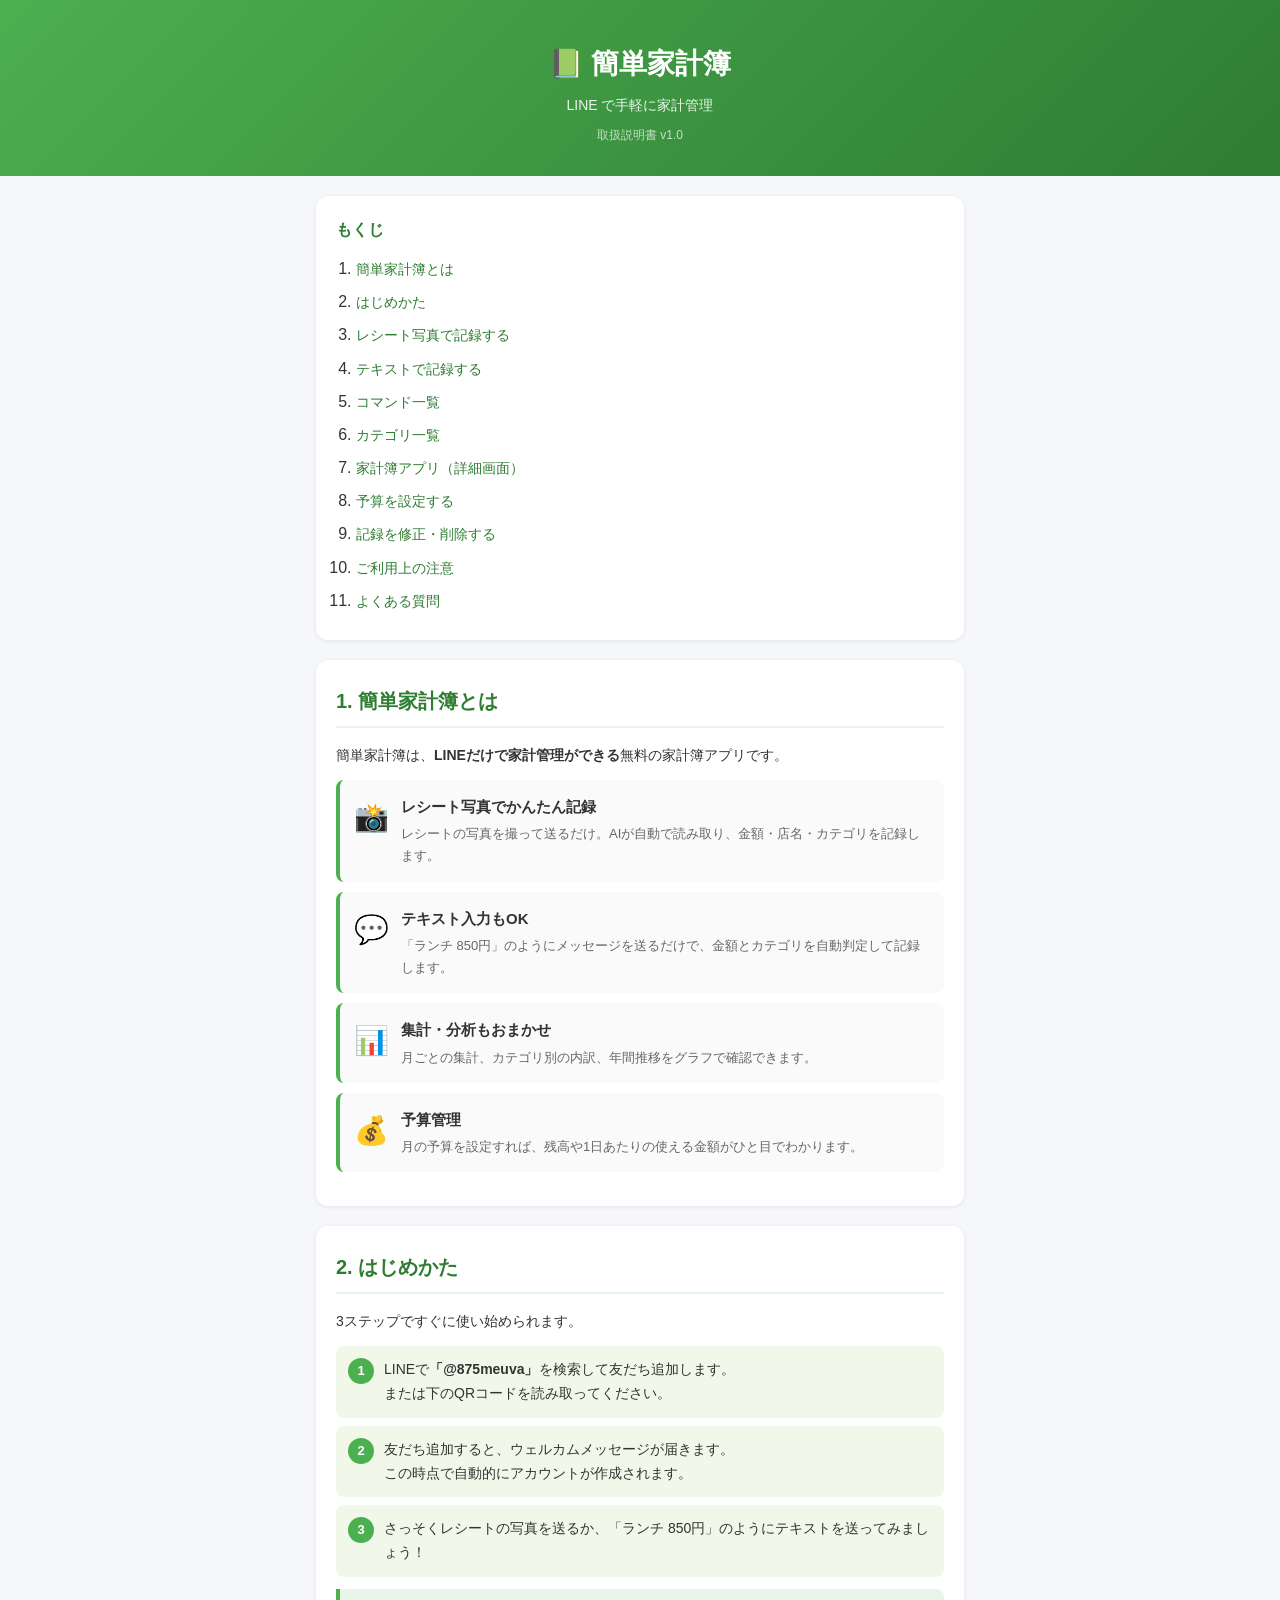
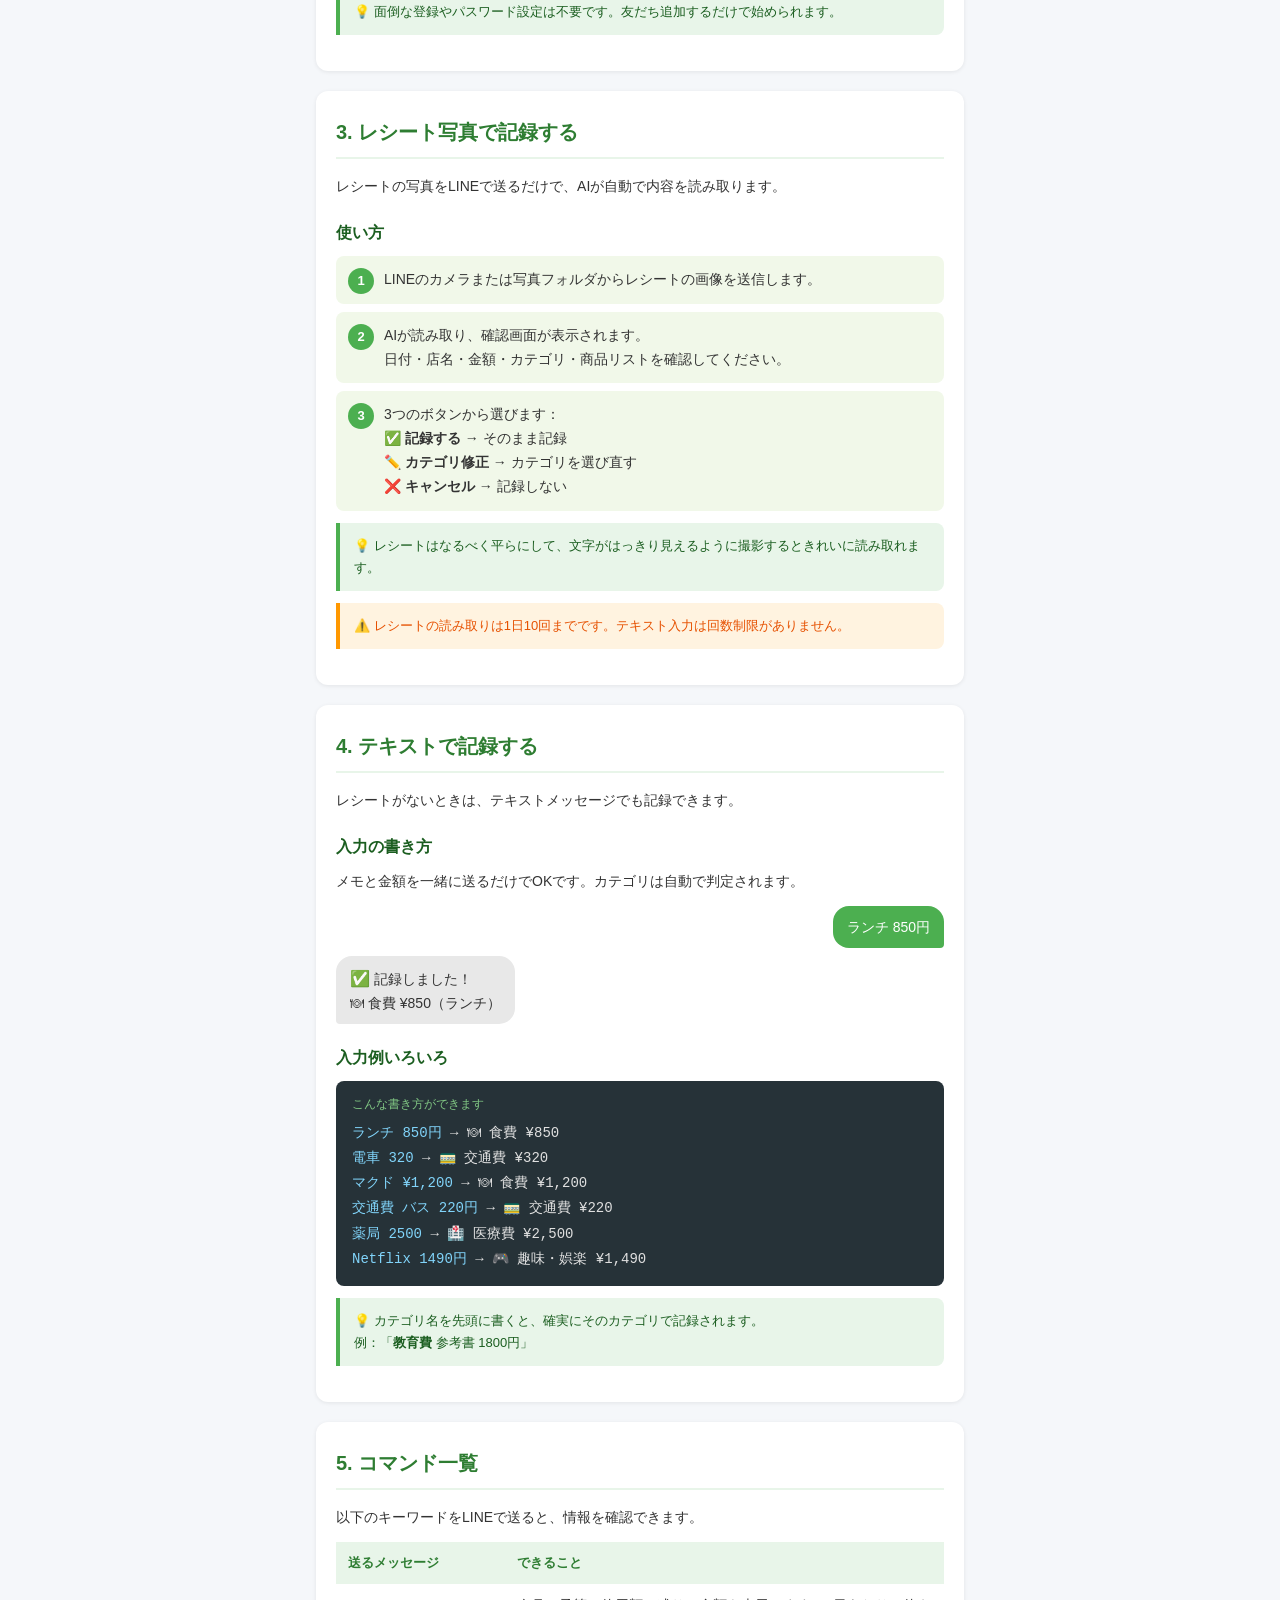
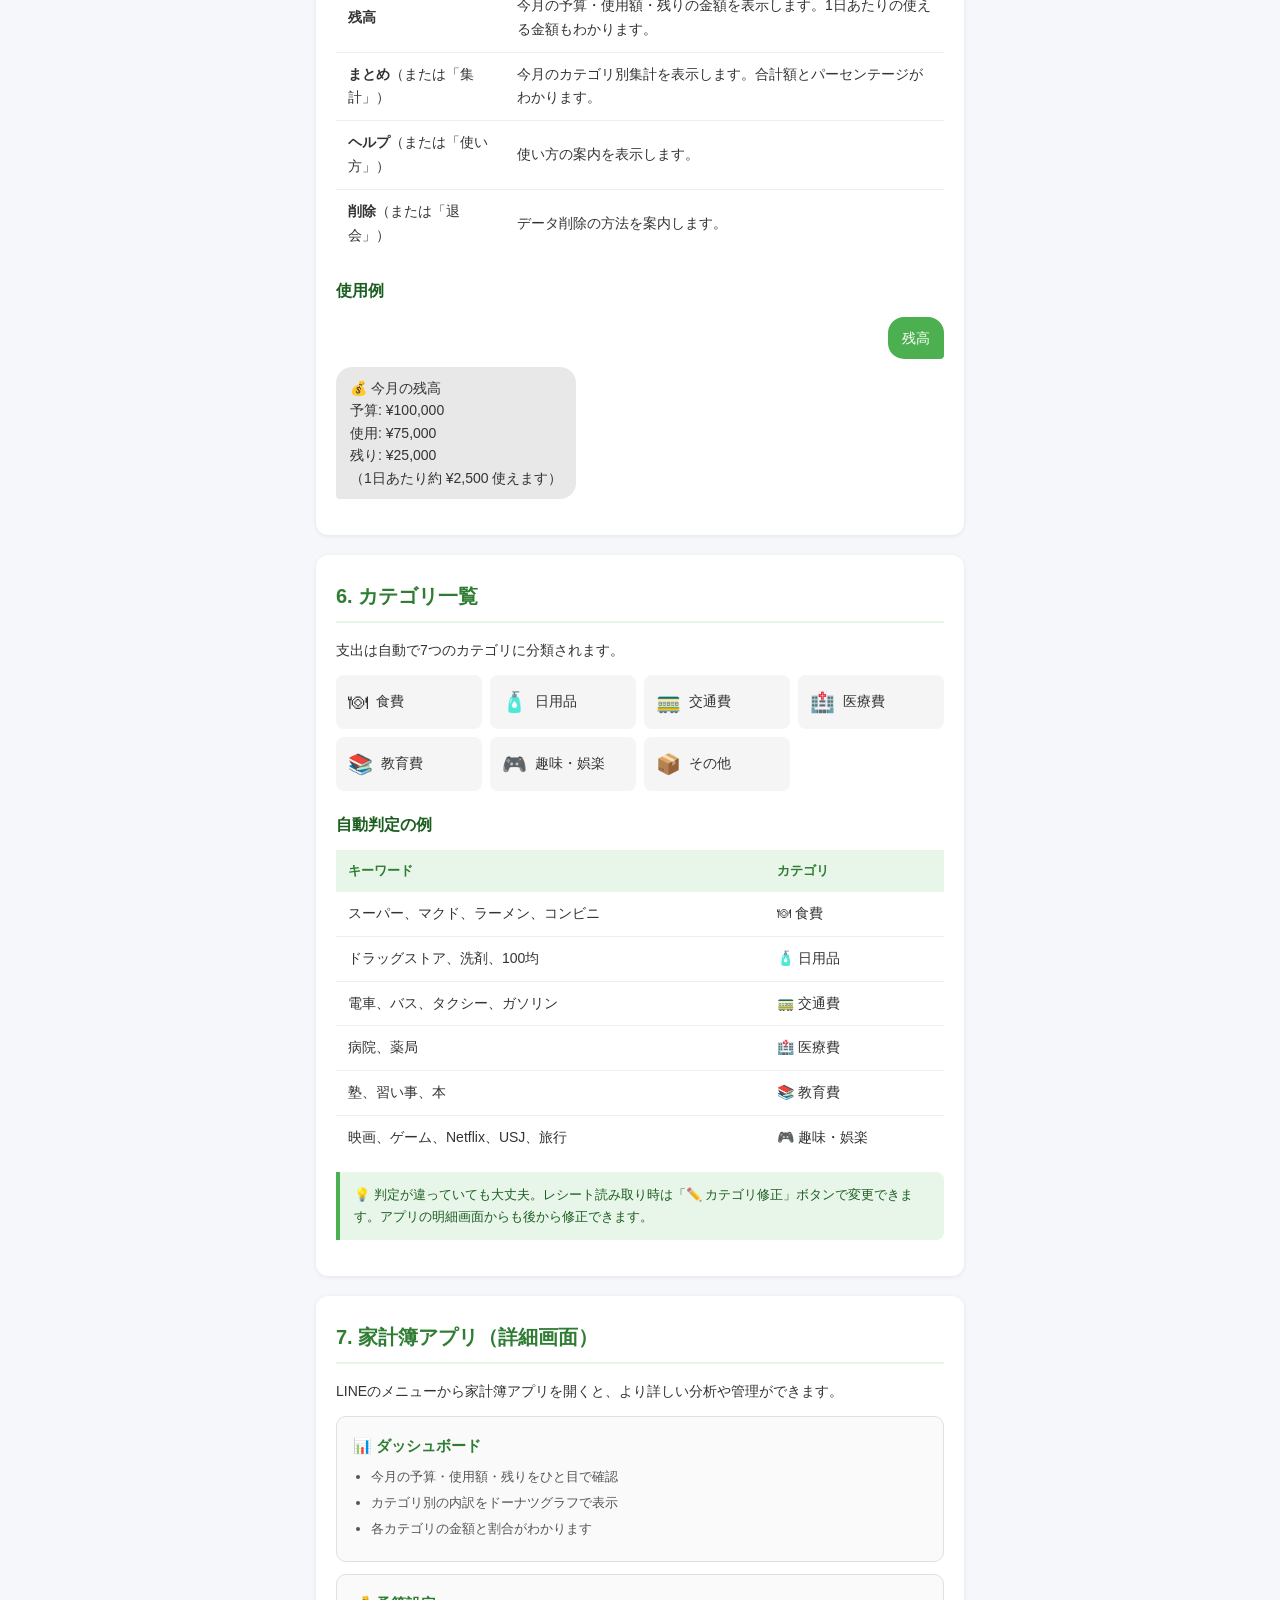
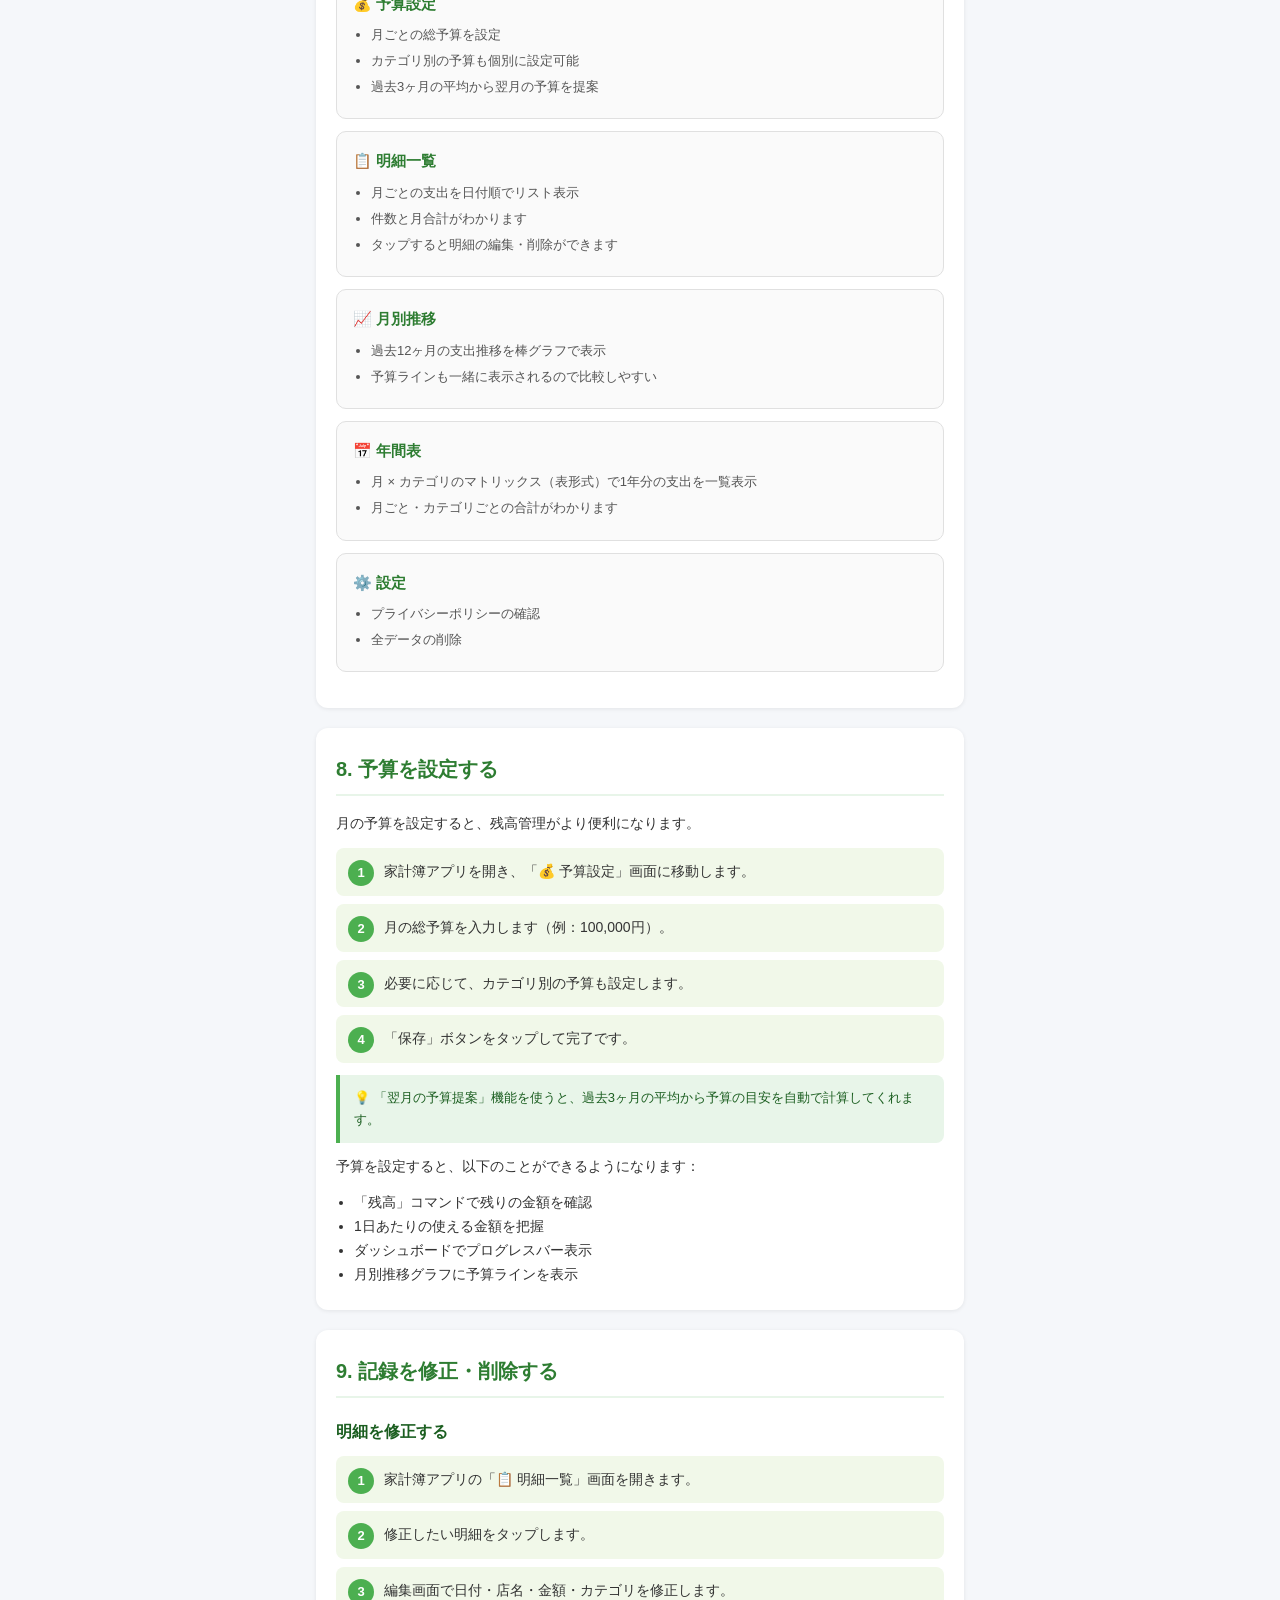
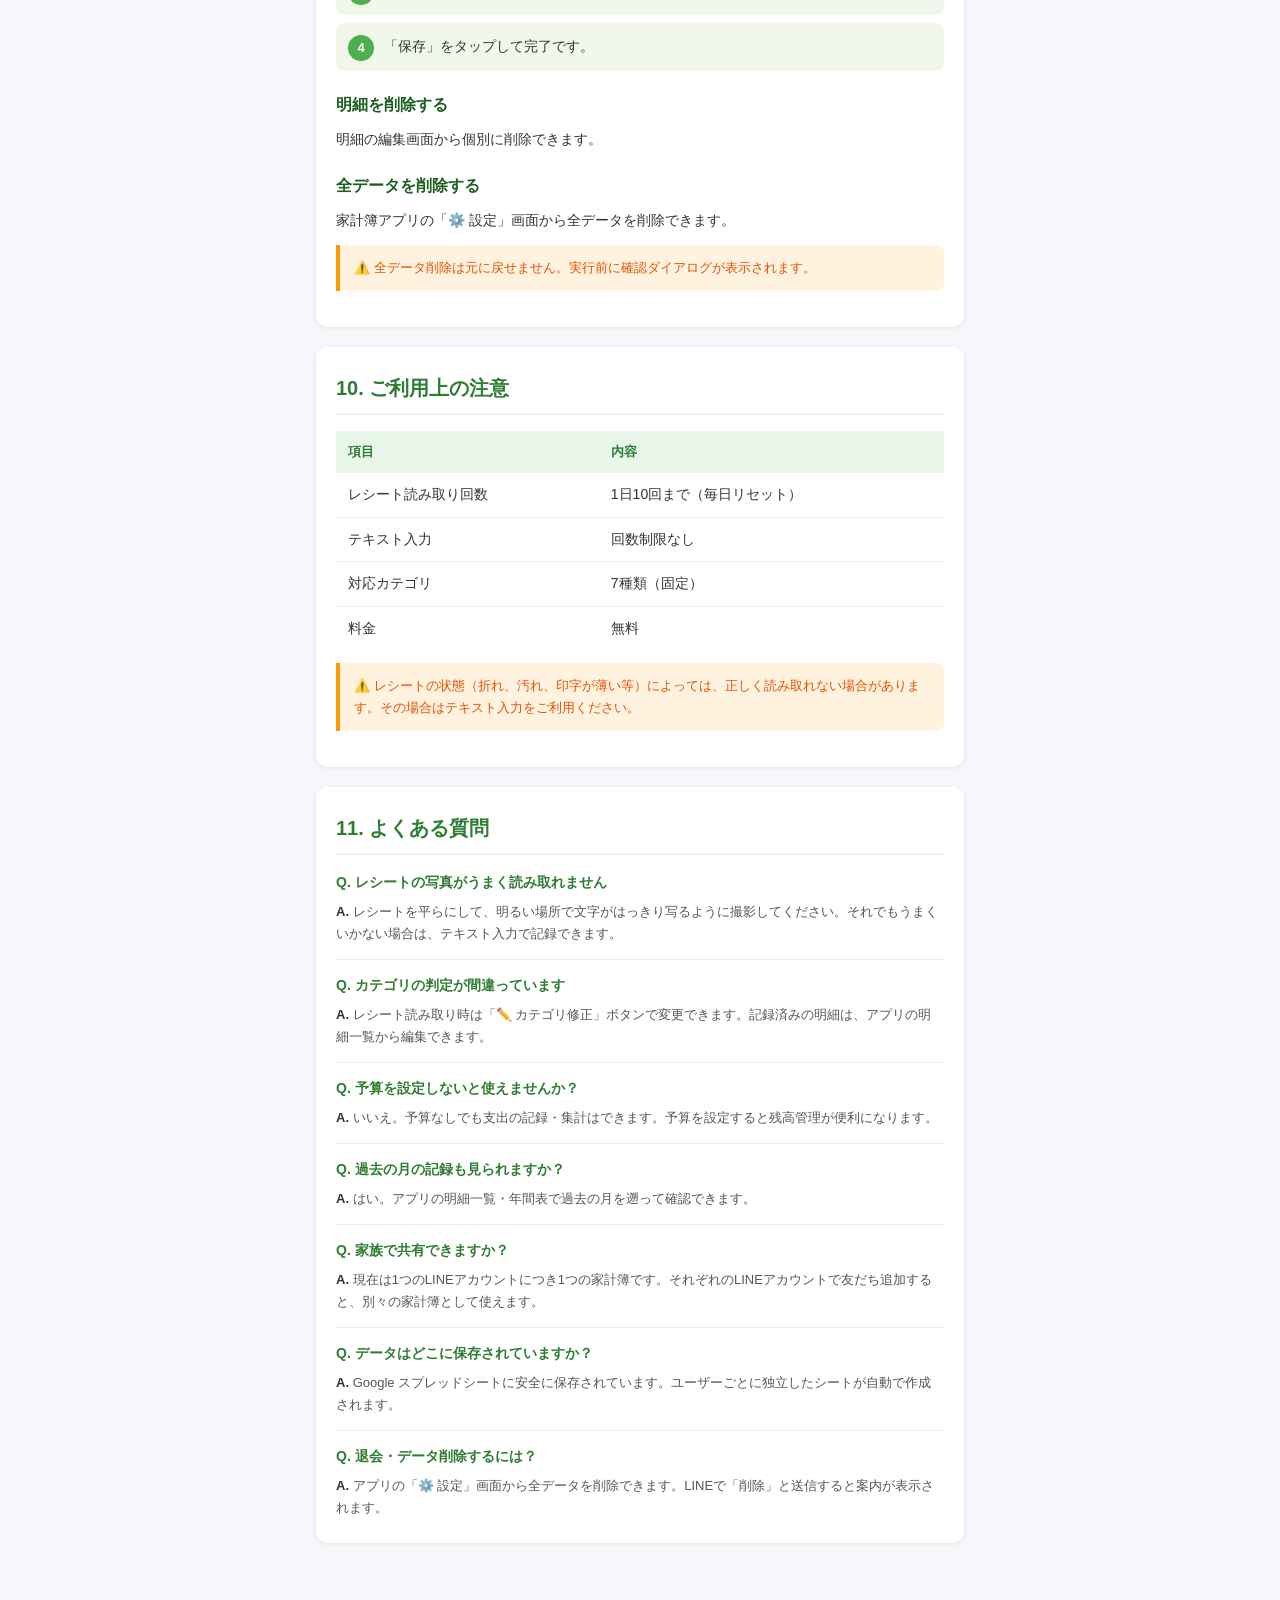
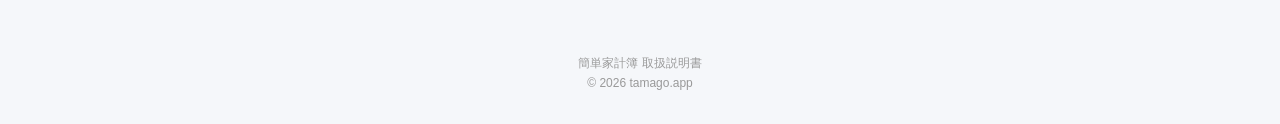
<file: manual.html>
<!DOCTYPE html>
<html lang="ja">
<head>
<meta charset="UTF-8">
<meta name="viewport" content="width=device-width, initial-scale=1.0">
<title>簡単家計簿 - 取扱説明書</title>
<style>
  * { margin: 0; padding: 0; box-sizing: border-box; }
  body {
    font-family: -apple-system, BlinkMacSystemFont, 'Hiragino Sans', 'Hiragino Kaku Gothic ProN', Meiryo, sans-serif;
    background: #f5f7fa;
    color: #333;
    line-height: 1.7;
    -webkit-text-size-adjust: 100%;
  }

  /* ヘッダー */
  .header {
    background: linear-gradient(135deg, #4CAF50, #2E7D32);
    color: #fff;
    padding: 40px 20px 30px;
    text-align: center;
  }
  .header h1 { font-size: 28px; margin-bottom: 6px; }
  .header p { font-size: 14px; opacity: 0.9; }
  .header .version { font-size: 12px; opacity: 0.7; margin-top: 8px; }

  /* コンテナ */
  .container { max-width: 680px; margin: 0 auto; padding: 0 16px 60px; }

  /* 目次 */
  .toc {
    background: #fff;
    border-radius: 12px;
    margin: 20px 0;
    padding: 20px;
    box-shadow: 0 1px 4px rgba(0,0,0,0.08);
  }
  .toc h2 { font-size: 16px; margin-bottom: 12px; color: #2E7D32; }
  .toc ol { padding-left: 20px; }
  .toc li { margin-bottom: 6px; }
  .toc a { color: #2E7D32; text-decoration: none; font-size: 14px; }
  .toc a:hover { text-decoration: underline; }

  /* セクション */
  .section {
    background: #fff;
    border-radius: 12px;
    margin: 20px 0;
    padding: 24px 20px;
    box-shadow: 0 1px 4px rgba(0,0,0,0.08);
  }
  .section h2 {
    font-size: 20px;
    color: #2E7D32;
    margin-bottom: 16px;
    padding-bottom: 8px;
    border-bottom: 2px solid #E8F5E9;
  }
  .section h3 {
    font-size: 16px;
    color: #1B5E20;
    margin: 20px 0 10px;
  }
  .section p { font-size: 14px; margin-bottom: 12px; }

  /* ステップ */
  .steps { list-style: none; padding: 0; }
  .steps li {
    position: relative;
    padding: 12px 12px 12px 48px;
    margin-bottom: 8px;
    background: #F1F8E9;
    border-radius: 8px;
    font-size: 14px;
  }
  .steps li::before {
    content: attr(data-step);
    position: absolute;
    left: 12px;
    top: 12px;
    width: 26px;
    height: 26px;
    background: #4CAF50;
    color: #fff;
    border-radius: 50%;
    display: flex;
    align-items: center;
    justify-content: center;
    font-size: 13px;
    font-weight: bold;
  }

  /* 機能カード */
  .feature-card {
    display: flex;
    align-items: flex-start;
    gap: 12px;
    padding: 14px;
    margin-bottom: 10px;
    background: #FAFAFA;
    border-radius: 8px;
    border-left: 4px solid #4CAF50;
  }
  .feature-card .icon { font-size: 28px; flex-shrink: 0; }
  .feature-card .text h4 { font-size: 15px; margin-bottom: 4px; }
  .feature-card .text p { font-size: 13px; color: #666; margin: 0; }

  /* コマンド表 */
  .cmd-table { width: 100%; border-collapse: collapse; margin: 12px 0; font-size: 14px; }
  .cmd-table th {
    background: #E8F5E9;
    padding: 10px 12px;
    text-align: left;
    font-size: 13px;
    color: #2E7D32;
  }
  .cmd-table td { padding: 10px 12px; border-bottom: 1px solid #eee; }
  .cmd-table tr:last-child td { border-bottom: none; }

  /* 入力例 */
  .example {
    background: #263238;
    color: #E0E0E0;
    padding: 14px 16px;
    border-radius: 8px;
    font-size: 14px;
    margin: 10px 0;
    font-family: 'SF Mono', 'Menlo', monospace;
    line-height: 1.8;
  }
  .example .label {
    color: #81C784;
    font-size: 12px;
    display: block;
    margin-bottom: 4px;
  }
  .example .you { color: #81D4FA; }
  .example .bot { color: #FFF59D; }

  /* 吹き出し風 */
  .chat-demo {
    margin: 12px 0;
    display: flex;
    flex-direction: column;
    gap: 8px;
  }
  .chat-demo .msg {
    max-width: 80%;
    padding: 10px 14px;
    border-radius: 16px;
    font-size: 14px;
    line-height: 1.6;
  }
  .chat-demo .msg.user {
    align-self: flex-end;
    background: #4CAF50;
    color: #fff;
    border-bottom-right-radius: 4px;
  }
  .chat-demo .msg.bot {
    align-self: flex-start;
    background: #E8E8E8;
    color: #333;
    border-bottom-left-radius: 4px;
  }
  .chat-demo .msg.bot .emoji { font-size: 16px; }

  /* カテゴリ一覧 */
  .category-grid {
    display: grid;
    grid-template-columns: repeat(auto-fill, minmax(140px, 1fr));
    gap: 8px;
    margin: 12px 0;
  }
  .category-item {
    display: flex;
    align-items: center;
    gap: 8px;
    padding: 10px 12px;
    background: #F5F5F5;
    border-radius: 8px;
    font-size: 14px;
  }
  .category-item .emoji { font-size: 20px; }

  /* LIFF画面説明 */
  .screen-card {
    padding: 16px;
    margin-bottom: 12px;
    background: #FAFAFA;
    border-radius: 10px;
    border: 1px solid #E0E0E0;
  }
  .screen-card h4 {
    font-size: 15px;
    color: #2E7D32;
    margin-bottom: 8px;
    display: flex;
    align-items: center;
    gap: 6px;
  }
  .screen-card ul {
    padding-left: 18px;
    font-size: 13px;
    color: #555;
  }
  .screen-card li { margin-bottom: 4px; }

  /* 注意書き */
  .note {
    background: #FFF3E0;
    border-left: 4px solid #FF9800;
    padding: 12px 14px;
    border-radius: 0 8px 8px 0;
    font-size: 13px;
    margin: 12px 0;
    color: #E65100;
  }
  .note::before { content: '⚠️ '; }

  .tip {
    background: #E8F5E9;
    border-left: 4px solid #4CAF50;
    padding: 12px 14px;
    border-radius: 0 8px 8px 0;
    font-size: 13px;
    margin: 12px 0;
    color: #1B5E20;
  }
  .tip::before { content: '💡 '; }

  /* FAQ */
  .faq-item {
    margin-bottom: 14px;
    padding-bottom: 14px;
    border-bottom: 1px solid #eee;
  }
  .faq-item:last-child { border-bottom: none; padding-bottom: 0; margin-bottom: 0; }
  .faq-item .q {
    font-weight: bold;
    font-size: 14px;
    color: #2E7D32;
    margin-bottom: 6px;
  }
  .faq-item .q::before { content: 'Q. '; }
  .faq-item .a { font-size: 13px; color: #555; }
  .faq-item .a::before { content: 'A. '; font-weight: bold; color: #333; }

  /* フッター */
  .footer {
    text-align: center;
    padding: 30px 20px;
    font-size: 12px;
    color: #999;
  }

  /* レスポンシブ */
  @media (max-width: 480px) {
    .header h1 { font-size: 24px; }
    .section { padding: 18px 16px; }
    .category-grid { grid-template-columns: repeat(2, 1fr); }
  }
</style>
</head>
<body>

<!-- ヘッダー -->
<div class="header">
  <h1>📗 簡単家計簿</h1>
  <p>LINE で手軽に家計管理</p>
  <div class="version">取扱説明書 v1.0</div>
</div>

<div class="container">

  <!-- 目次 -->
  <nav class="toc">
    <h2>もくじ</h2>
    <ol>
      <li><a href="#about">簡単家計簿とは</a></li>
      <li><a href="#start">はじめかた</a></li>
      <li><a href="#receipt">レシート写真で記録する</a></li>
      <li><a href="#text">テキストで記録する</a></li>
      <li><a href="#commands">コマンド一覧</a></li>
      <li><a href="#categories">カテゴリ一覧</a></li>
      <li><a href="#liff">家計簿アプリ（詳細画面）</a></li>
      <li><a href="#budget">予算を設定する</a></li>
      <li><a href="#edit">記録を修正・削除する</a></li>
      <li><a href="#limits">ご利用上の注意</a></li>
      <li><a href="#faq">よくある質問</a></li>
    </ol>
  </nav>

  <!-- 1. 簡単家計簿とは -->
  <section class="section" id="about">
    <h2>1. 簡単家計簿とは</h2>
    <p>簡単家計簿は、<strong>LINEだけで家計管理ができる</strong>無料の家計簿アプリです。</p>

    <div class="feature-card">
      <div class="icon">📸</div>
      <div class="text">
        <h4>レシート写真でかんたん記録</h4>
        <p>レシートの写真を撮って送るだけ。AIが自動で読み取り、金額・店名・カテゴリを記録します。</p>
      </div>
    </div>

    <div class="feature-card">
      <div class="icon">💬</div>
      <div class="text">
        <h4>テキスト入力もOK</h4>
        <p>「ランチ 850円」のようにメッセージを送るだけで、金額とカテゴリを自動判定して記録します。</p>
      </div>
    </div>

    <div class="feature-card">
      <div class="icon">📊</div>
      <div class="text">
        <h4>集計・分析もおまかせ</h4>
        <p>月ごとの集計、カテゴリ別の内訳、年間推移をグラフで確認できます。</p>
      </div>
    </div>

    <div class="feature-card">
      <div class="icon">💰</div>
      <div class="text">
        <h4>予算管理</h4>
        <p>月の予算を設定すれば、残高や1日あたりの使える金額がひと目でわかります。</p>
      </div>
    </div>
  </section>

  <!-- 2. はじめかた -->
  <section class="section" id="start">
    <h2>2. はじめかた</h2>
    <p>3ステップですぐに使い始められます。</p>

    <ul class="steps">
      <li data-step="1">
        LINEで<strong>「@875meuva」</strong>を検索して友だち追加します。<br>
        または下のQRコードを読み取ってください。
      </li>
      <li data-step="2">
        友だち追加すると、ウェルカムメッセージが届きます。<br>
        この時点で自動的にアカウントが作成されます。
      </li>
      <li data-step="3">
        さっそくレシートの写真を送るか、「ランチ 850円」のようにテキストを送ってみましょう！
      </li>
    </ul>

    <div class="tip">面倒な登録やパスワード設定は不要です。友だち追加するだけで始められます。</div>
  </section>

  <!-- 3. レシート写真で記録する -->
  <section class="section" id="receipt">
    <h2>3. レシート写真で記録する</h2>
    <p>レシートの写真をLINEで送るだけで、AIが自動で内容を読み取ります。</p>

    <h3>使い方</h3>
    <ul class="steps">
      <li data-step="1">LINEのカメラまたは写真フォルダからレシートの画像を送信します。</li>
      <li data-step="2">AIが読み取り、確認画面が表示されます。<br>日付・店名・金額・カテゴリ・商品リストを確認してください。</li>
      <li data-step="3">
        3つのボタンから選びます：<br>
        <strong>✅ 記録する</strong> → そのまま記録<br>
        <strong>✏️ カテゴリ修正</strong> → カテゴリを選び直す<br>
        <strong>❌ キャンセル</strong> → 記録しない
      </li>
    </ul>

    <div class="tip">レシートはなるべく平らにして、文字がはっきり見えるように撮影するときれいに読み取れます。</div>

    <div class="note">レシートの読み取りは1日10回までです。テキスト入力は回数制限がありません。</div>
  </section>

  <!-- 4. テキストで記録する -->
  <section class="section" id="text">
    <h2>4. テキストで記録する</h2>
    <p>レシートがないときは、テキストメッセージでも記録できます。</p>

    <h3>入力の書き方</h3>
    <p>メモと金額を一緒に送るだけでOKです。カテゴリは自動で判定されます。</p>

    <div class="chat-demo">
      <div class="msg user">ランチ 850円</div>
      <div class="msg bot">
        <span class="emoji">✅</span> 記録しました！<br>
        🍽 食費 ¥850（ランチ）
      </div>
    </div>

    <h3>入力例いろいろ</h3>
    <div class="example">
      <span class="label">こんな書き方ができます</span>
      <span class="you">ランチ 850円</span> → 🍽 食費 ¥850<br>
      <span class="you">電車 320</span> → 🚃 交通費 ¥320<br>
      <span class="you">マクド ¥1,200</span> → 🍽 食費 ¥1,200<br>
      <span class="you">交通費 バス 220円</span> → 🚃 交通費 ¥220<br>
      <span class="you">薬局 2500</span> → 🏥 医療費 ¥2,500<br>
      <span class="you">Netflix 1490円</span> → 🎮 趣味・娯楽 ¥1,490
    </div>

    <div class="tip">カテゴリ名を先頭に書くと、確実にそのカテゴリで記録されます。<br>例：「<strong>教育費</strong> 参考書 1800円」</div>
  </section>

  <!-- 5. コマンド一覧 -->
  <section class="section" id="commands">
    <h2>5. コマンド一覧</h2>
    <p>以下のキーワードをLINEで送ると、情報を確認できます。</p>

    <table class="cmd-table">
      <tr>
        <th>送るメッセージ</th>
        <th>できること</th>
      </tr>
      <tr>
        <td><strong>残高</strong></td>
        <td>今月の予算・使用額・残りの金額を表示します。1日あたりの使える金額もわかります。</td>
      </tr>
      <tr>
        <td><strong>まとめ</strong>（または「集計」）</td>
        <td>今月のカテゴリ別集計を表示します。合計額とパーセンテージがわかります。</td>
      </tr>
      <tr>
        <td><strong>ヘルプ</strong>（または「使い方」）</td>
        <td>使い方の案内を表示します。</td>
      </tr>
      <tr>
        <td><strong>削除</strong>（または「退会」）</td>
        <td>データ削除の方法を案内します。</td>
      </tr>
    </table>

    <h3>使用例</h3>
    <div class="chat-demo">
      <div class="msg user">残高</div>
      <div class="msg bot">
        💰 今月の残高<br>
        予算: ¥100,000<br>
        使用: ¥75,000<br>
        残り: ¥25,000<br>
        （1日あたり約 ¥2,500 使えます）
      </div>
    </div>
  </section>

  <!-- 6. カテゴリ一覧 -->
  <section class="section" id="categories">
    <h2>6. カテゴリ一覧</h2>
    <p>支出は自動で7つのカテゴリに分類されます。</p>

    <div class="category-grid">
      <div class="category-item"><span class="emoji">🍽</span> 食費</div>
      <div class="category-item"><span class="emoji">🧴</span> 日用品</div>
      <div class="category-item"><span class="emoji">🚃</span> 交通費</div>
      <div class="category-item"><span class="emoji">🏥</span> 医療費</div>
      <div class="category-item"><span class="emoji">📚</span> 教育費</div>
      <div class="category-item"><span class="emoji">🎮</span> 趣味・娯楽</div>
      <div class="category-item"><span class="emoji">📦</span> その他</div>
    </div>

    <h3>自動判定の例</h3>
    <table class="cmd-table">
      <tr><th>キーワード</th><th>カテゴリ</th></tr>
      <tr><td>スーパー、マクド、ラーメン、コンビニ</td><td>🍽 食費</td></tr>
      <tr><td>ドラッグストア、洗剤、100均</td><td>🧴 日用品</td></tr>
      <tr><td>電車、バス、タクシー、ガソリン</td><td>🚃 交通費</td></tr>
      <tr><td>病院、薬局</td><td>🏥 医療費</td></tr>
      <tr><td>塾、習い事、本</td><td>📚 教育費</td></tr>
      <tr><td>映画、ゲーム、Netflix、USJ、旅行</td><td>🎮 趣味・娯楽</td></tr>
    </table>

    <div class="tip">判定が違っていても大丈夫。レシート読み取り時は「✏️ カテゴリ修正」ボタンで変更できます。アプリの明細画面からも後から修正できます。</div>
  </section>

  <!-- 7. 家計簿アプリ（LIFF詳細画面） -->
  <section class="section" id="liff">
    <h2>7. 家計簿アプリ（詳細画面）</h2>
    <p>LINEのメニューから家計簿アプリを開くと、より詳しい分析や管理ができます。</p>

    <div class="screen-card">
      <h4>📊 ダッシュボード</h4>
      <ul>
        <li>今月の予算・使用額・残りをひと目で確認</li>
        <li>カテゴリ別の内訳をドーナツグラフで表示</li>
        <li>各カテゴリの金額と割合がわかります</li>
      </ul>
    </div>

    <div class="screen-card">
      <h4>💰 予算設定</h4>
      <ul>
        <li>月ごとの総予算を設定</li>
        <li>カテゴリ別の予算も個別に設定可能</li>
        <li>過去3ヶ月の平均から翌月の予算を提案</li>
      </ul>
    </div>

    <div class="screen-card">
      <h4>📋 明細一覧</h4>
      <ul>
        <li>月ごとの支出を日付順でリスト表示</li>
        <li>件数と月合計がわかります</li>
        <li>タップすると明細の編集・削除ができます</li>
      </ul>
    </div>

    <div class="screen-card">
      <h4>📈 月別推移</h4>
      <ul>
        <li>過去12ヶ月の支出推移を棒グラフで表示</li>
        <li>予算ラインも一緒に表示されるので比較しやすい</li>
      </ul>
    </div>

    <div class="screen-card">
      <h4>📅 年間表</h4>
      <ul>
        <li>月 × カテゴリのマトリックス（表形式）で1年分の支出を一覧表示</li>
        <li>月ごと・カテゴリごとの合計がわかります</li>
      </ul>
    </div>

    <div class="screen-card">
      <h4>⚙️ 設定</h4>
      <ul>
        <li>プライバシーポリシーの確認</li>
        <li>全データの削除</li>
      </ul>
    </div>
  </section>

  <!-- 8. 予算を設定する -->
  <section class="section" id="budget">
    <h2>8. 予算を設定する</h2>
    <p>月の予算を設定すると、残高管理がより便利になります。</p>

    <ul class="steps">
      <li data-step="1">家計簿アプリを開き、「💰 予算設定」画面に移動します。</li>
      <li data-step="2">月の総予算を入力します（例：100,000円）。</li>
      <li data-step="3">必要に応じて、カテゴリ別の予算も設定します。</li>
      <li data-step="4">「保存」ボタンをタップして完了です。</li>
    </ul>

    <div class="tip">「翌月の予算提案」機能を使うと、過去3ヶ月の平均から予算の目安を自動で計算してくれます。</div>

    <p>予算を設定すると、以下のことができるようになります：</p>
    <ul style="padding-left: 18px; font-size: 14px; margin-top: 8px;">
      <li>「残高」コマンドで残りの金額を確認</li>
      <li>1日あたりの使える金額を把握</li>
      <li>ダッシュボードでプログレスバー表示</li>
      <li>月別推移グラフに予算ラインを表示</li>
    </ul>
  </section>

  <!-- 9. 記録を修正・削除する -->
  <section class="section" id="edit">
    <h2>9. 記録を修正・削除する</h2>

    <h3>明細を修正する</h3>
    <ul class="steps">
      <li data-step="1">家計簿アプリの「📋 明細一覧」画面を開きます。</li>
      <li data-step="2">修正したい明細をタップします。</li>
      <li data-step="3">編集画面で日付・店名・金額・カテゴリを修正します。</li>
      <li data-step="4">「保存」をタップして完了です。</li>
    </ul>

    <h3>明細を削除する</h3>
    <p>明細の編集画面から個別に削除できます。</p>

    <h3>全データを削除する</h3>
    <p>家計簿アプリの「⚙️ 設定」画面から全データを削除できます。</p>
    <div class="note">全データ削除は元に戻せません。実行前に確認ダイアログが表示されます。</div>
  </section>

  <!-- 10. ご利用上の注意 -->
  <section class="section" id="limits">
    <h2>10. ご利用上の注意</h2>

    <table class="cmd-table">
      <tr>
        <th>項目</th>
        <th>内容</th>
      </tr>
      <tr>
        <td>レシート読み取り回数</td>
        <td>1日10回まで（毎日リセット）</td>
      </tr>
      <tr>
        <td>テキスト入力</td>
        <td>回数制限なし</td>
      </tr>
      <tr>
        <td>対応カテゴリ</td>
        <td>7種類（固定）</td>
      </tr>
      <tr>
        <td>料金</td>
        <td>無料</td>
      </tr>
    </table>

    <div class="note">レシートの状態（折れ、汚れ、印字が薄い等）によっては、正しく読み取れない場合があります。その場合はテキスト入力をご利用ください。</div>
  </section>

  <!-- 11. よくある質問 -->
  <section class="section" id="faq">
    <h2>11. よくある質問</h2>

    <div class="faq-item">
      <div class="q">レシートの写真がうまく読み取れません</div>
      <div class="a">レシートを平らにして、明るい場所で文字がはっきり写るように撮影してください。それでもうまくいかない場合は、テキスト入力で記録できます。</div>
    </div>

    <div class="faq-item">
      <div class="q">カテゴリの判定が間違っています</div>
      <div class="a">レシート読み取り時は「✏️ カテゴリ修正」ボタンで変更できます。記録済みの明細は、アプリの明細一覧から編集できます。</div>
    </div>

    <div class="faq-item">
      <div class="q">予算を設定しないと使えませんか？</div>
      <div class="a">いいえ。予算なしでも支出の記録・集計はできます。予算を設定すると残高管理が便利になります。</div>
    </div>

    <div class="faq-item">
      <div class="q">過去の月の記録も見られますか？</div>
      <div class="a">はい。アプリの明細一覧・年間表で過去の月を遡って確認できます。</div>
    </div>

    <div class="faq-item">
      <div class="q">家族で共有できますか？</div>
      <div class="a">現在は1つのLINEアカウントにつき1つの家計簿です。それぞれのLINEアカウントで友だち追加すると、別々の家計簿として使えます。</div>
    </div>

    <div class="faq-item">
      <div class="q">データはどこに保存されていますか？</div>
      <div class="a">Google スプレッドシートに安全に保存されています。ユーザーごとに独立したシートが自動で作成されます。</div>
    </div>

    <div class="faq-item">
      <div class="q">退会・データ削除するには？</div>
      <div class="a">アプリの「⚙️ 設定」画面から全データを削除できます。LINEで「削除」と送信すると案内が表示されます。</div>
    </div>
  </section>

</div>

<!-- フッター -->
<div class="footer">
  <p>簡単家計簿 取扱説明書</p>
  <p>© 2026 tamago.app</p>
</div>

</body>
</html>
</file>
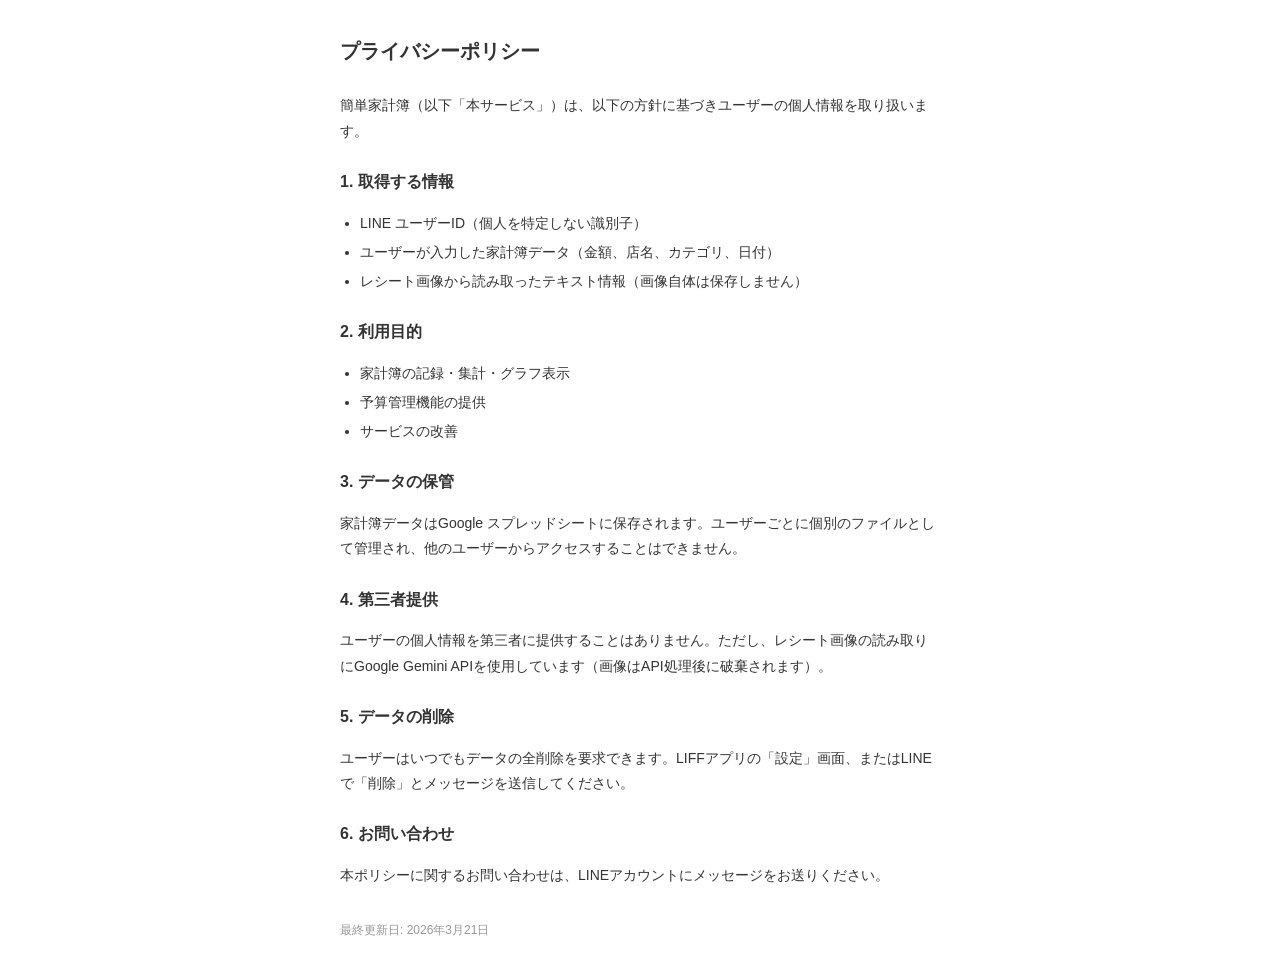
<file: privacy.html>
<!DOCTYPE html>
<html lang="ja">
<head>
  <meta charset="UTF-8">
  <meta name="viewport" content="width=device-width, initial-scale=1.0">
  <title>プライバシーポリシー - 簡単家計簿</title>
  <style>
    body { font-family: -apple-system, BlinkMacSystemFont, 'Hiragino Sans', sans-serif; max-width: 600px; margin: 0 auto; padding: 20px; color: #333; line-height: 1.8; }
    h1 { font-size: 20px; margin-bottom: 24px; }
    h2 { font-size: 16px; margin-top: 24px; margin-bottom: 8px; }
    p { font-size: 14px; margin-bottom: 12px; }
    ul { font-size: 14px; padding-left: 20px; }
    li { margin-bottom: 4px; }
  </style>
</head>
<body>
  <h1>プライバシーポリシー</h1>
  <p>簡単家計簿（以下「本サービス」）は、以下の方針に基づきユーザーの個人情報を取り扱います。</p>

  <h2>1. 取得する情報</h2>
  <ul>
    <li>LINE ユーザーID（個人を特定しない識別子）</li>
    <li>ユーザーが入力した家計簿データ（金額、店名、カテゴリ、日付）</li>
    <li>レシート画像から読み取ったテキスト情報（画像自体は保存しません）</li>
  </ul>

  <h2>2. 利用目的</h2>
  <ul>
    <li>家計簿の記録・集計・グラフ表示</li>
    <li>予算管理機能の提供</li>
    <li>サービスの改善</li>
  </ul>

  <h2>3. データの保管</h2>
  <p>家計簿データはGoogle スプレッドシートに保存されます。ユーザーごとに個別のファイルとして管理され、他のユーザーからアクセスすることはできません。</p>

  <h2>4. 第三者提供</h2>
  <p>ユーザーの個人情報を第三者に提供することはありません。ただし、レシート画像の読み取りにGoogle Gemini APIを使用しています（画像はAPI処理後に破棄されます）。</p>

  <h2>5. データの削除</h2>
  <p>ユーザーはいつでもデータの全削除を要求できます。LIFFアプリの「設定」画面、またはLINEで「削除」とメッセージを送信してください。</p>

  <h2>6. お問い合わせ</h2>
  <p>本ポリシーに関するお問い合わせは、LINEアカウントにメッセージをお送りください。</p>

  <p style="margin-top:32px;color:#999;font-size:12px;">最終更新日: 2026年3月21日</p>
</body>
</html>
</file>
